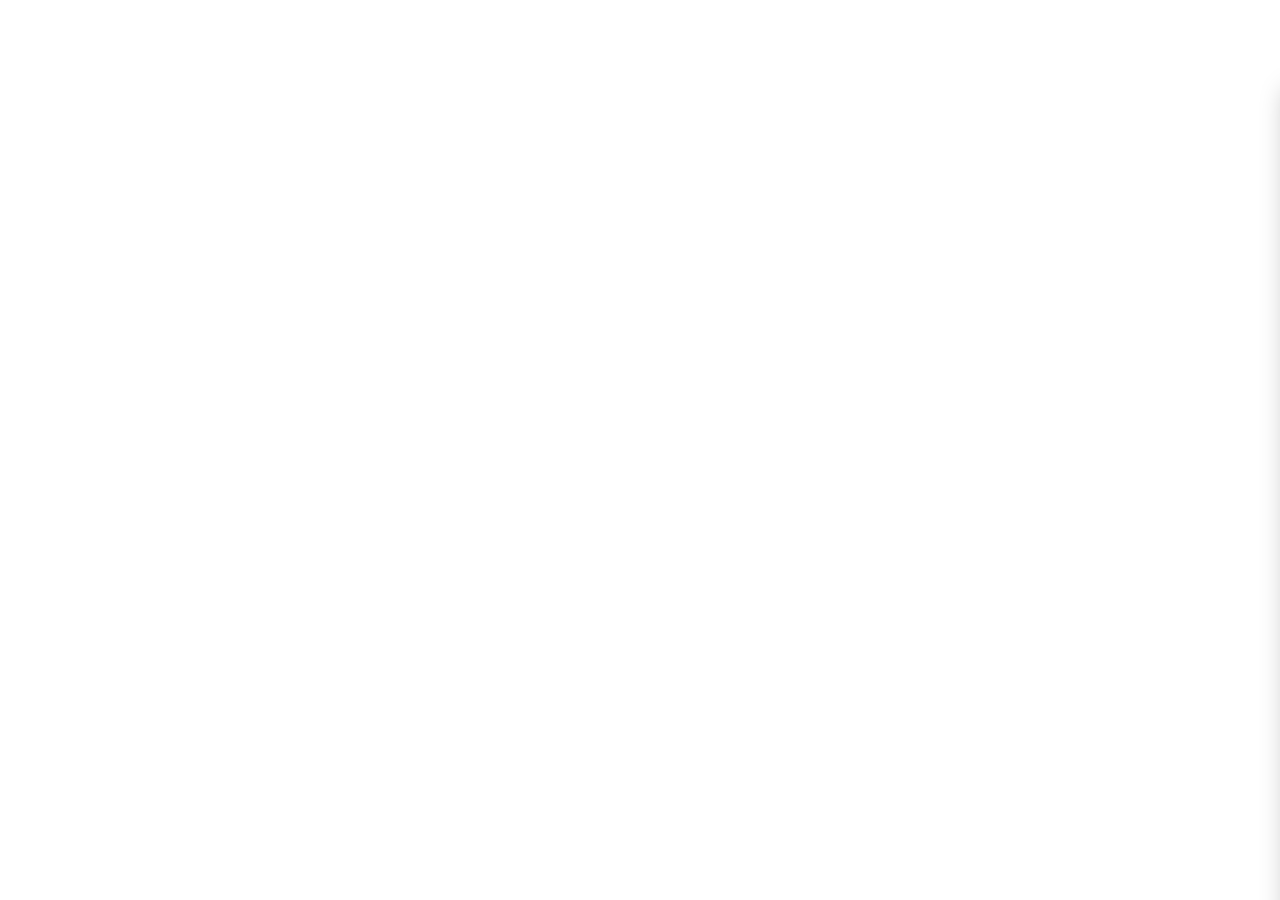
<file: cart.html>
<!DOCTYPE html>
<html lang="ru">
<head>
    <title>Document</title>
    <meta charset="UTF-8">
    <meta name="viewport" content="width=device-width, initial-scale=1.0">
    <!-- CSS -->
    <link rel="stylesheet" href="/assets/css/roboto.css"> <!-- Font Roboto -->
    <link rel="stylesheet" href="/assets/css/main.css">
</head>
<body>
    <div class="cart-orders">
        <div class="cart-orders__title">
            <span>Корзина</span>
            <span class="icon__cross"></span>
        </div>
        <div class="cart-orders__orders">
            <div class="cart-order">
                <img src="assets/img/temp.png" alt="image" class="cart-order__image">
                <div class="cart-order__details">
                    <div class="cart-order__title">
                        <span>Чёрная футболка Сней</span>
                        <span class="icon__cross"></span>
                    </div>
                    <div class="cart-order__price">1 990 РУБ.</div>
                    <div class="cart-order__size">
                        <span class="cart-order__size--0">Размер</span>
                        <span class="cart-order__size--1">M</span>
                    </div>
                    <div class="selector">
                        <div class="selector__current" option="1"></div>
                        <div class="selector__group">
                            <div class="selector__option">Анал бомжа</div>
                            <div class="selector__option"></div>
                            <div class="selector__option">123X</div>
                        </div>
                    </div>
                </div>
            </div>
            <div class="cart-order">
                <img src="assets/img/temp.png" alt="image" class="cart-order__image">
                <div class="cart-order__details">
                    <div class="cart-order__title">
                        <span>Чёрная футболка Сней</span>
                        <span class="icon__cross"></span>
                    </div>
                    <div class="cart-order__price">1 990 РУБ.</div>
                    <div class="cart-order__size">
                        <span class="cart-order__size--0">Размер</span>
                        <span class="cart-order__size--1">M</span>
                    </div>
                    <div class="selector">
                        <div class="selector__current" option="1"></div>
                        <div class="selector__group">
                            <div class="selector__option">Анал бомжа</div>
                            <div class="selector__option"></div>
                            <div class="selector__option">123X</div>
                        </div>
                    </div>
                </div>
            </div>
        </div>
        <div class="cart-submit">
            <div class="cart-submit__promocode">
                <input type="text" class="cart-submit__promocode--input" placeholder="Ваш промокод">
                <button class="cart-submit__promocode--button">Добавить</button>
            </div>
            <div class="cols">
                <div class="cols-coll">
                    <b>Стоимость заказа</b>
                    <span>3 990 РУБ.</span>
                </div>
                <div class="cols-coll">
                    <b>Стоимость доставки</b>
                    <span>350 РУБ.</span>
                </div>
                <div class="cols-coll cols-coll--emphasized">
                    <b>Итого к оплате</b>
                    <b>5 450 РУБ.</b>
                </div>
            </div>
            <button class="cart-submit__button">Оформить заказ</button>
        </div>
        <span class="cart-orders__empty">Ваша корзина пуста</span>
    </div>
</body>
</html>
</file>
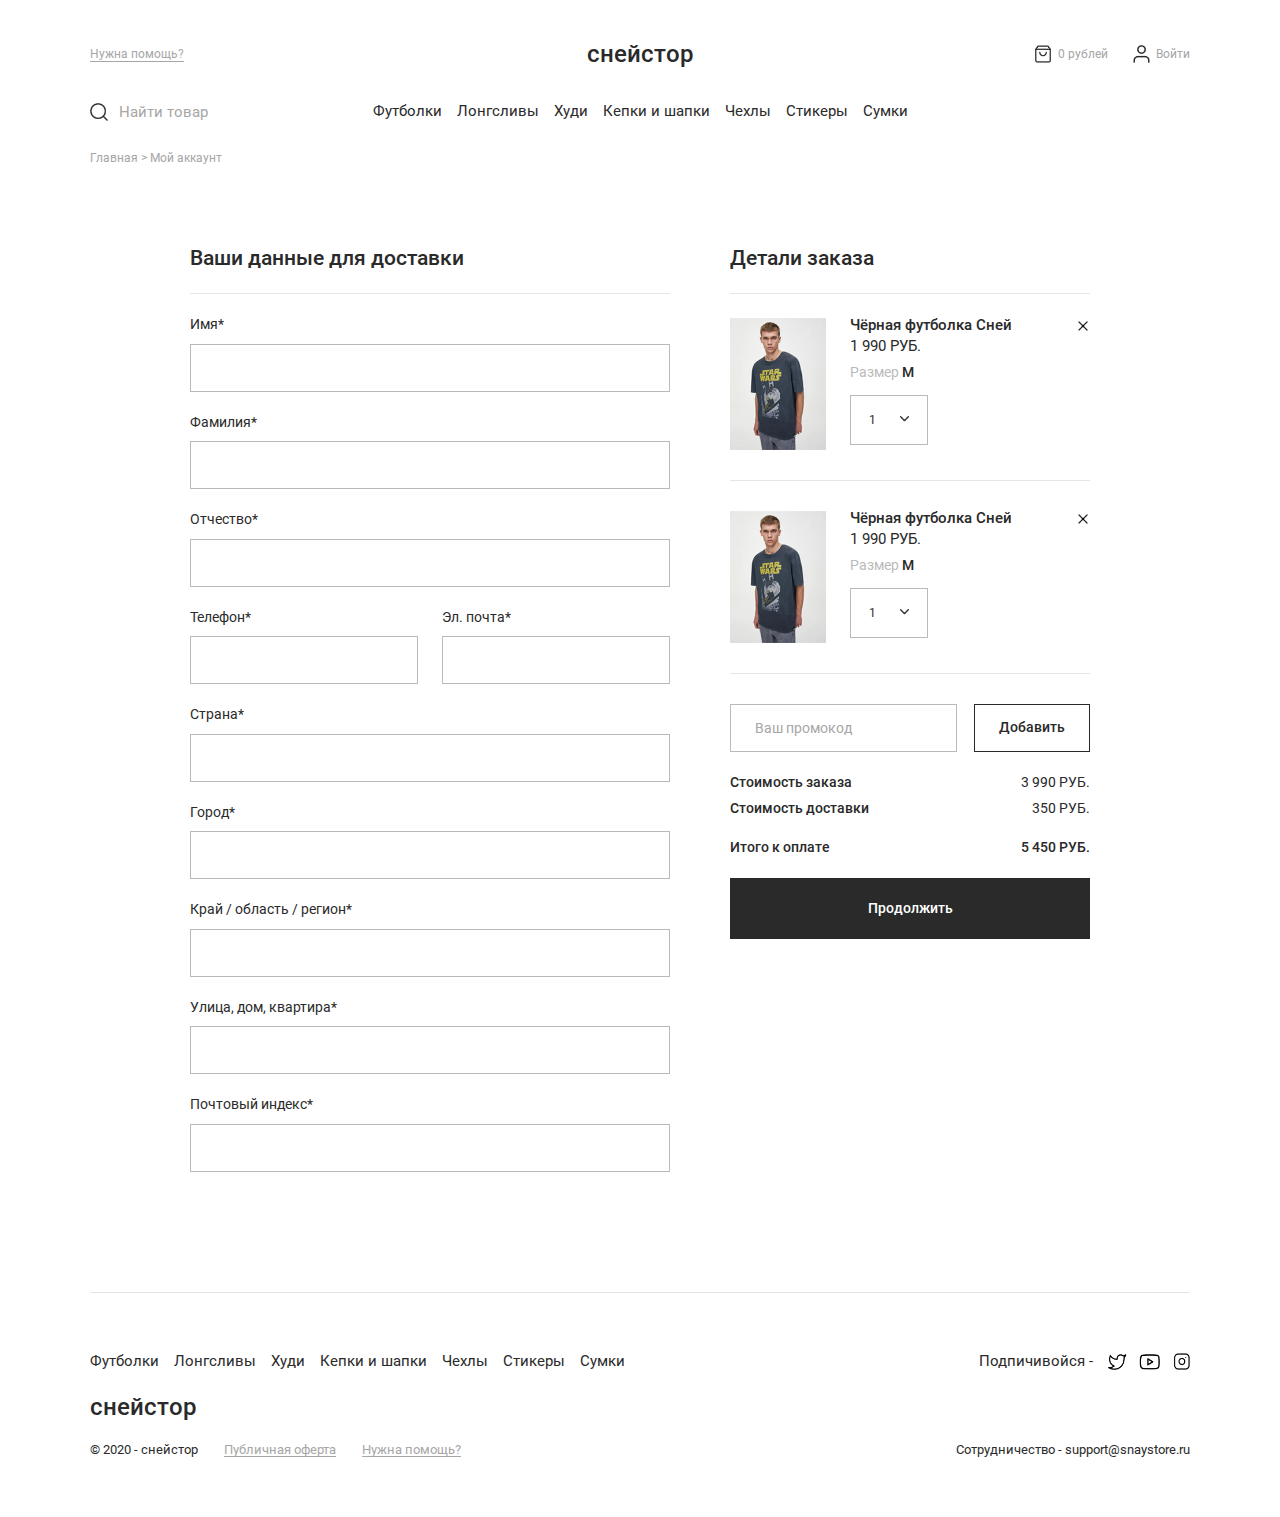
<file: ordering.html>
<!DOCTYPE html>
<html lang="ru">
<head>
    <title>Document</title>
    <meta charset="UTF-8">
    <meta name="viewport" content="width=device-width, initial-scale=1.0">
    <!-- CSS -->
    <link rel="stylesheet" href="/assets/css/roboto.css"> <!-- Font Roboto -->
    <link rel="stylesheet" href="/assets/css/main.css">
</head>
<body>
    <header>
        <div class="topbar">
            <div>
                <a href="#help">Нужна помощь?</a>
            </div>
            <div class="topbar__logo">снейстор</div>
            <div class="topbar__account">
                <div class="topbar-account__section">
                    <span class="icon__bag"></span>
                    <span class="topbar-account__section--text">
                        <span class="js-cart-value">0</span>
                        рублей
                    </span>
                    <a href="#cart" class="ghost"></a>
                </div>
                <div class="topbar-account__section">
                    <span class="icon__person"></span>
                    <span class="topbar-account__section--text">Войти</span>
                    <a href="#login" class="ghost"></a>
                </div>
            </div>
        </div>
        <div class="megabar">
            <div class="megabar-search">
                <span class="megabar-search__icon icon__loupe"></span>
                <input class="megabar-search__input" placeholder="Найти товар">
            </div>
            <div class="megabar-menu">
                <a href="#link" class="megabar-menu__link">Футболки</a>
                <a href="#link" class="megabar-menu__link">Лонгсливы</a>
                <a href="#link" class="megabar-menu__link">Худи</a>
                <a href="#link" class="megabar-menu__link">Кепки и шапки</a>
                <a href="#link" class="megabar-menu__link">Чехлы</a>
                <a href="#link" class="megabar-menu__link">Стикеры</a>
                <a href="#link" class="megabar-menu__link">Сумки</a>
            </div>
        </div>
    </header>
    <main>
        <div class="page-breadcrumbs">
            Главная > Мой аккаунт
        </div>
        <div class="page-part">
            <div class="page-part__container">
                <div class="page-ordering">
                    <div class="page-ordering__delivery">
                        <div class="page-ordering__title">Ваши данные для доставки</div>
                        <div class="page-ordering__content">
                            <div class="input-group">
                                <label for="[name]" class="input-group__label">Имя*</label>
                                <input type="text" class="input-group__field" required>
                            </div>
                            <div class="input-group">
                                <label for="[name]" class="input-group__label">Фамилия*</label>
                                <input type="text" class="input-group__field" required>
                            </div>
                            <div class="input-group">
                                <label for="[name]" class="input-group__label">Отчество*</label>
                                <input type="text" class="input-group__field" required>
                            </div>
                            <div class="input-row-groups">
                                <div class="input-group">
                                    <label for="[name]" class="input-group__label">Телефон*</label>
                                    <input type="text" class="input-group__field" required>
                                </div>
                                <div class="input-group">
                                    <label for="[name]" class="input-group__label">Эл. почта*</label>
                                    <input type="text" class="input-group__field" required>
                                </div>
                            </div>
                            <div class="input-group">
                                <label for="[name]" class="input-group__label">Страна*</label>
                                <input type="text" class="input-group__field" required>
                            </div>
                            <div class="input-group">
                                <label for="[name]" class="input-group__label">Город*</label>
                                <input type="text" class="input-group__field" required>
                            </div>
                            <div class="input-group">
                                <label for="[name]" class="input-group__label">Край / область / регион*</label>
                                <input type="text" class="input-group__field" required>
                            </div>
                            <div class="input-group">
                                <label for="[name]" class="input-group__label">Улица, дом, квартира*</label>
                                <input type="text" class="input-group__field" required>
                            </div>
                            <div class="input-group">
                                <label for="[name]" class="input-group__label">Почтовый индекс*</label>
                                <input type="text" class="input-group__field" required>
                            </div>
                        </div>
                    </div>
                    <div class="page-ordering__details">
                        <div class="page-ordering__title">Детали заказа</div>
                        <div class="cart-orders__orders">
                            <div class="cart-order">
                                <img src="assets/img/temp.png" alt="image" class="cart-order__image">
                                <div class="cart-order__details">
                                    <div class="cart-order__title">
                                        <span>Чёрная футболка Сней</span>
                                        <span class="icon__cross"></span>
                                    </div>
                                    <div class="cart-order__price">1 990 РУБ.</div>
                                    <div class="cart-order__size">
                                        <span class="cart-order__size--0">Размер</span>
                                        <span class="cart-order__size--1">M</span>
                                    </div>
                                    <div class="selector">
                                        <div class="selector__current" option="1"></div>
                                        <div class="selector__group">
                                            <div class="selector__option">Анал бомжа</div>
                                            <div class="selector__option"></div>
                                            <div class="selector__option">123X</div>
                                        </div>
                                    </div>
                                </div>
                            </div>
                            <div class="cart-order">
                                <img src="assets/img/temp.png" alt="image" class="cart-order__image">
                                <div class="cart-order__details">
                                    <div class="cart-order__title">
                                        <span>Чёрная футболка Сней</span>
                                        <span class="icon__cross"></span>
                                    </div>
                                    <div class="cart-order__price">1 990 РУБ.</div>
                                    <div class="cart-order__size">
                                        <span class="cart-order__size--0">Размер</span>
                                        <span class="cart-order__size--1">M</span>
                                    </div>
                                    <div class="selector">
                                        <div class="selector__current" option="1"></div>
                                        <div class="selector__group">
                                            <div class="selector__option">Анал бомжа</div>
                                            <div class="selector__option"></div>
                                            <div class="selector__option">123X</div>
                                        </div>
                                    </div>
                                </div>
                            </div>
                        </div>
                        <div class="cart-submit">
                            <div class="cart-submit__promocode">
                                <input type="text" class="cart-submit__promocode--input" placeholder="Ваш промокод">
                                <button class="cart-submit__promocode--button">Добавить</button>
                            </div>
                            <div class="cols">
                                <div class="cols-coll">
                                    <b>Стоимость заказа</b>
                                    <span>3 990 РУБ.</span>
                                </div>
                                <div class="cols-coll">
                                    <b>Стоимость доставки</b>
                                    <span>350 РУБ.</span>
                                </div>
                                <div class="cols-coll cols-coll--emphasized">
                                    <b>Итого к оплате</b>
                                    <b>5 450 РУБ.</b>
                                </div>
                            </div>
                            <button class="cart-submit__button">Продолжить</button>
                        </div>
                    </div>
                </div>
            </div>
        </div>
    </main>
    <footer>
        <div class="bottombar">
            <div class="bottombar-menu">
                <a href="#link" class="bottombar-menu__link">Футболки</a>
                <a href="#link" class="bottombar-menu__link">Лонгсливы</a>
                <a href="#link" class="bottombar-menu__link">Худи</a>
                <a href="#link" class="bottombar-menu__link">Кепки и шапки</a>
                <a href="#link" class="bottombar-menu__link">Чехлы</a>
                <a href="#link" class="bottombar-menu__link">Стикеры</a>
                <a href="#link" class="bottombar-menu__link">Сумки</a>
            </div>
            <div class="bottombar__social">
                <span class="bottombar__social--text">Подпичивойся - </span>
                <a href="#link" class="bottombar__social--network icon__twitter"></a>
                <a href="#link" class="bottombar__social--network icon__youtube"></a>
                <a href="#link" class="bottombar__social--network icon__instagram"></a>
            </div>
        </div>
        <div class="footer__logo">снейстор</div>
        <div class="footer__copyright">
            <span>&copy; 2020 - снейстор</span>
            <a href="#link">Публичная оферта</a>
            <a href="#link">Нужна помощь?</a>
            <span>Сотрудничество - support@snaystore.ru</span>
        </div>
    </footer>
</body>
</html>
</file>
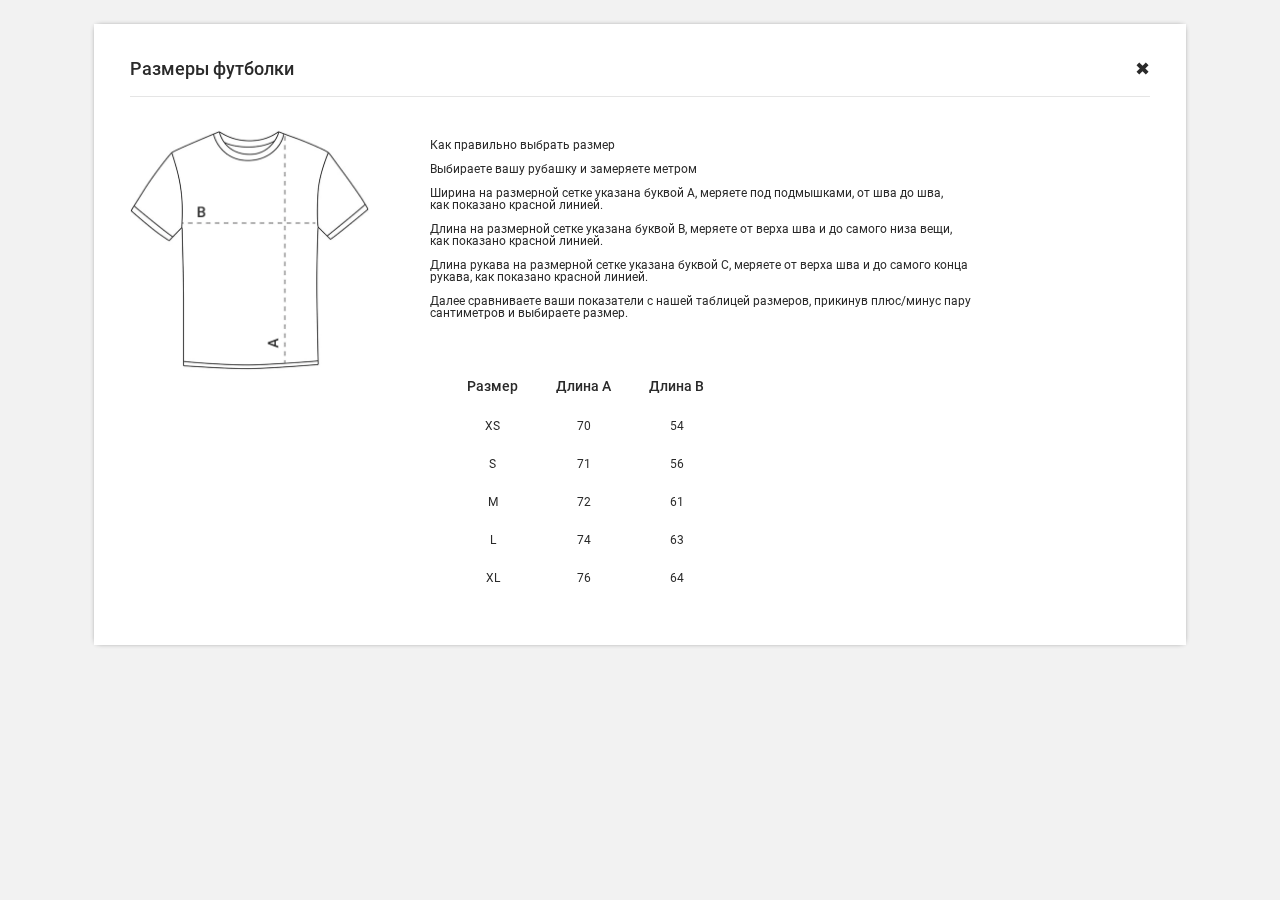
<file: popup.html>
<!DOCTYPE html>
<html lang="ru">
<head>
    <title>Document</title>
    <meta charset="UTF-8">
    <meta name="viewport" content="width=device-width, initial-scale=1.0">
    <!-- CSS -->
    <link rel="stylesheet" href="/assets/css/roboto.css"> <!-- Font Roboto -->
    <link rel="stylesheet" href="/assets/css/main.css">
</head>
<body>
    <div class="popup">
        <div class="popup__cover"></div>
        <div class="popup-window scale-in">
            <div class="popup-window__title">
                <span>Размеры футболки</span>
                <span class="popup-window__close">✖</span>
            </div>
            <div class="popup-window__content">
                <div class="shirt-sizing">
                    <img src="/assets/img/shirt.png" alt="" class="shirt-sizing__image">
                    <div class="shirt-sizing__container">
                        <p class="shirt-sizing__paragraph">
                            Как правильно выбрать размер
                            
                            Выбираете вашу рубашку и замеряете метром
                            
                            Ширина на размерной сетке указана буквой А, меряете под подмышками, от шва до шва,
                            как показано красной линией.
                            
                            Длина на размерной сетке указана буквой B, меряете от верха шва и до самого низа вещи,
                            как показано красной линией.
                            
                            Длина рукава на размерной сетке указана буквой С, меряете от верха шва и до самого конца
                            рукава, как показано красной линией.
                            
                            Далее сравниваете ваши показатели с нашей таблицей размеров, прикинув плюс/минус пару
                            сантиметров и выбираете размер.
                        </p>
                        <table class="shirt-sizing__table">
                            <tr>
                                <td>Размер</td>
                                <td>Длина A</td>
                                <td>Длина B</td>
                            </tr>
                            <tr>
                                <td>XS</td>
                                <td>70</td>
                                <td>54</td>
                            </tr>
                            <tr>
                                <td>S</td>
                                <td>71</td>
                                <td>56</td>
                            </tr>
                            <tr>
                                <td>M</td>
                                <td>72</td>
                                <td>61</td>
                            </tr>
                            <tr>
                                <td>L</td>
                                <td>74</td>
                                <td>63</td>
                            </tr>
                            <tr>
                                <td>XL</td>
                                <td>76</td>
                                <td>64</td>
                            </tr>
                        </table>
                    </div>
                </div>
            </div>
        </div>
    </div>
</body>
</html>
</file>
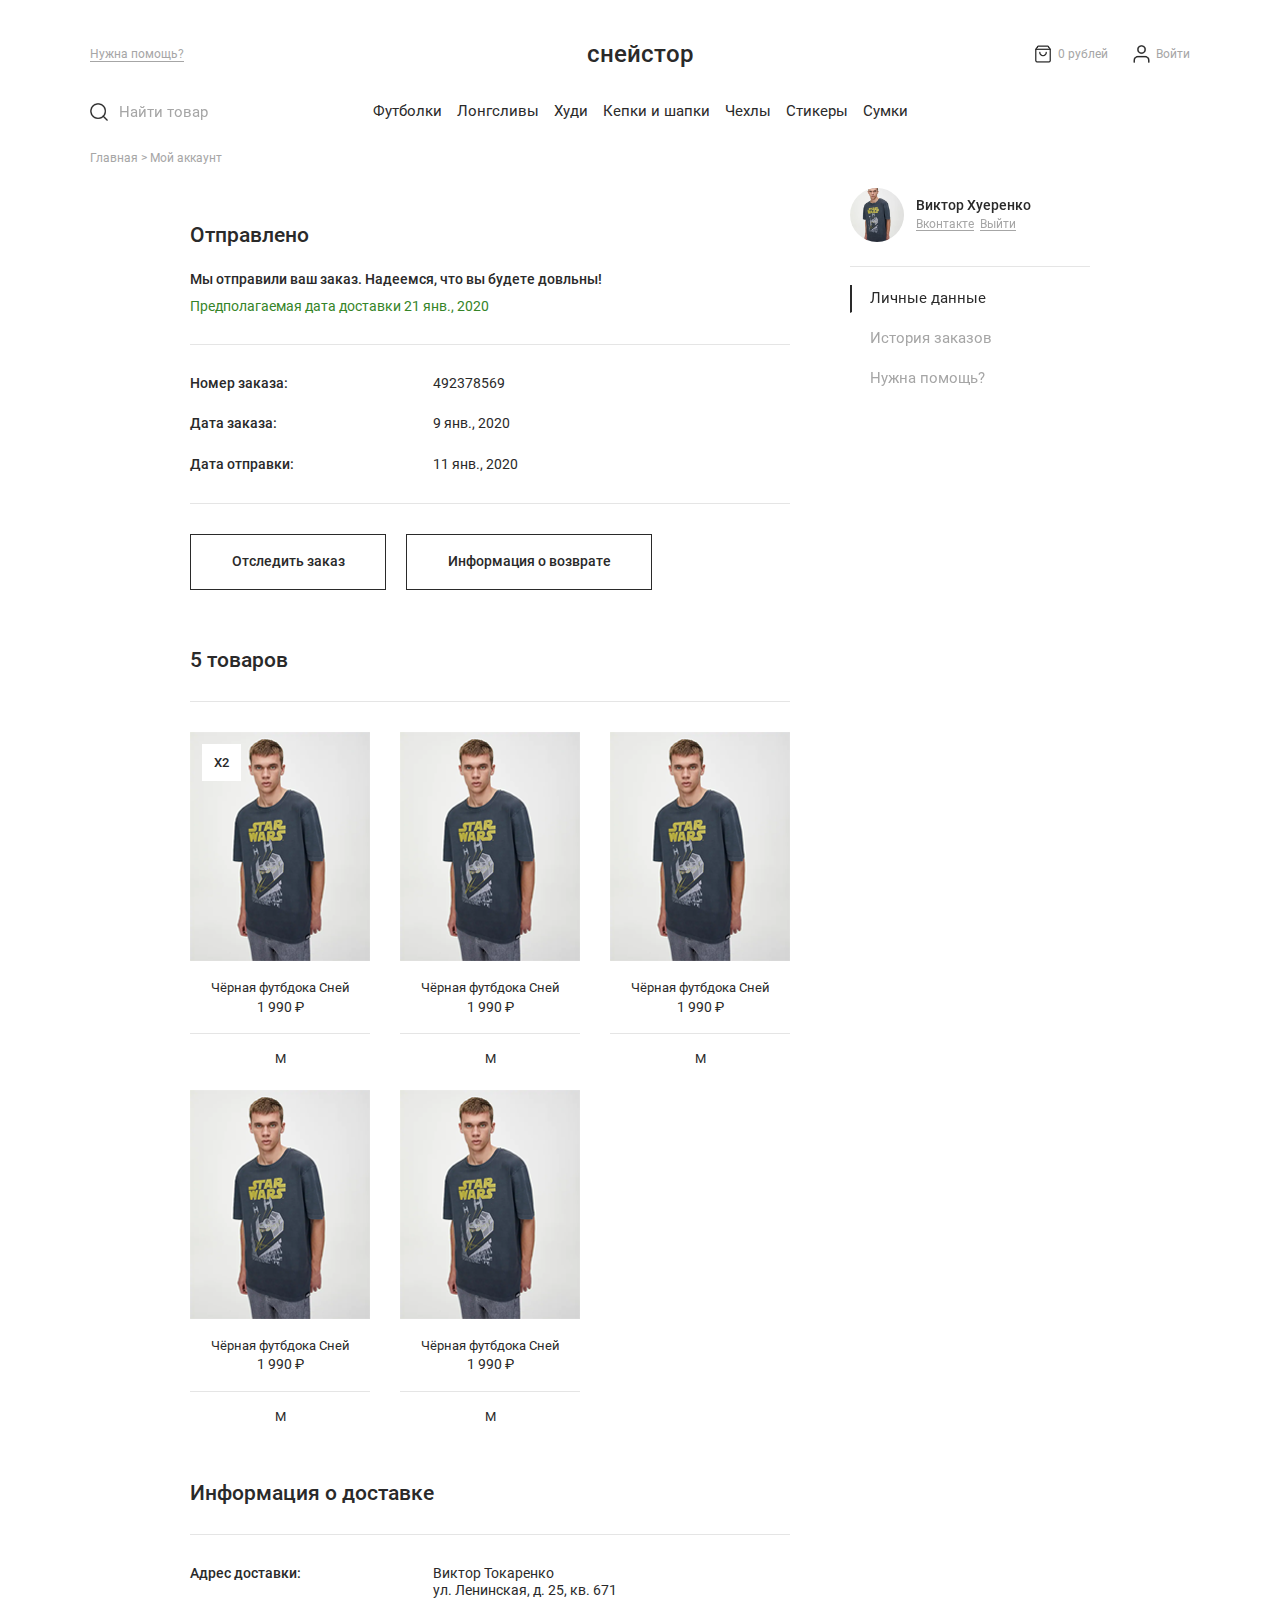
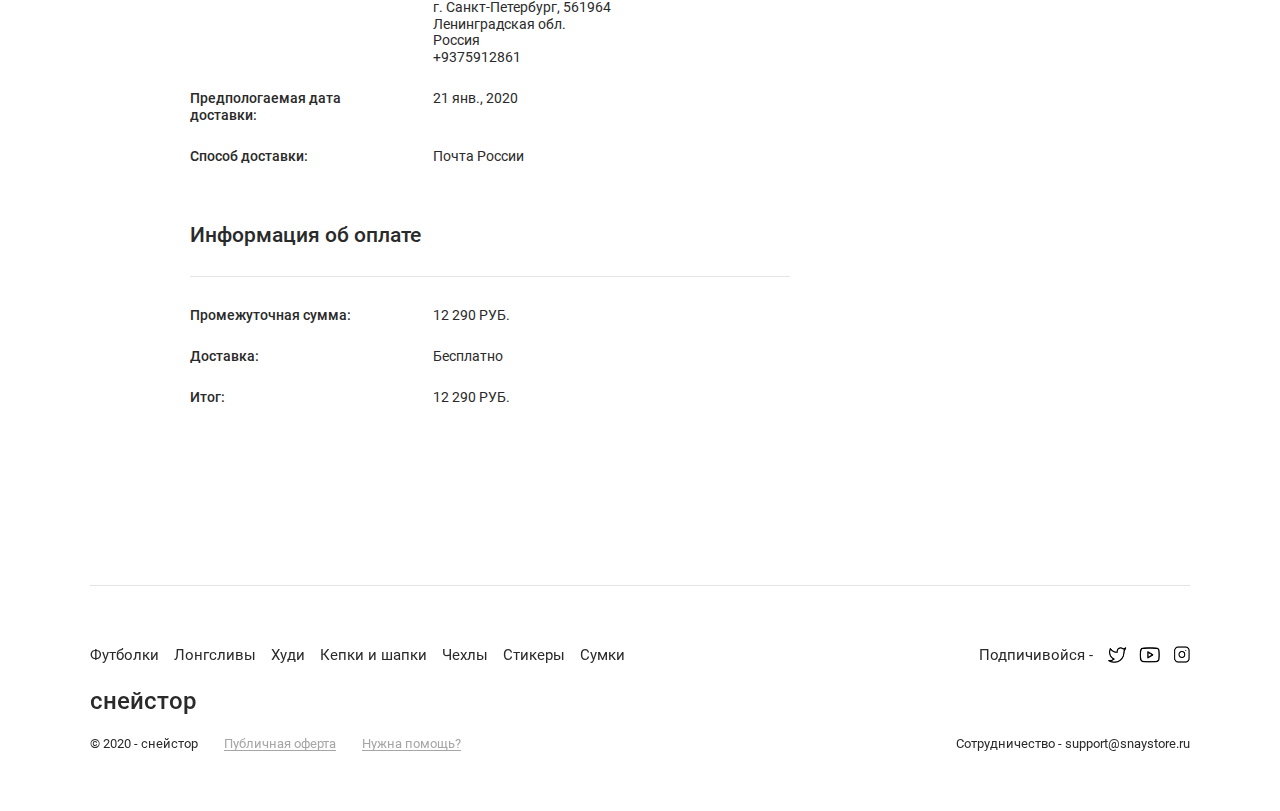
<file: profile.html>
<!DOCTYPE html>
<html lang="ru">
<head>
    <title>Document</title>
    <meta charset="UTF-8">
    <meta name="viewport" content="width=device-width, initial-scale=1.0">
    <!-- CSS -->
    <link rel="stylesheet" href="/assets/css/roboto.css"> <!-- Font Roboto -->
    <link rel="stylesheet" href="/assets/css/main.css">
</head>
<body>
    <header>
        <div class="topbar">
            <div>
                <a href="#help">Нужна помощь?</a>
            </div>
            <div class="topbar__logo">снейстор</div>
            <div class="topbar__account">
                <div class="topbar-account__section">
                    <span class="icon__bag"></span>
                    <span class="topbar-account__section--text">
                        <span class="js-cart-value">0</span>
                        рублей
                    </span>
                    <a href="#cart" class="ghost"></a>
                </div>
                <div class="topbar-account__section">
                    <span class="icon__person"></span>
                    <span class="topbar-account__section--text">Войти</span>
                    <a href="#login" class="ghost"></a>
                </div>
            </div>
        </div>
        <div class="megabar">
            <div class="megabar-search">
                <span class="megabar-search__icon icon__loupe"></span>
                <input class="megabar-search__input" placeholder="Найти товар">
            </div>
            <div class="megabar-menu">
                <a href="#link" class="megabar-menu__link">Футболки</a>
                <a href="#link" class="megabar-menu__link">Лонгсливы</a>
                <a href="#link" class="megabar-menu__link">Худи</a>
                <a href="#link" class="megabar-menu__link">Кепки и шапки</a>
                <a href="#link" class="megabar-menu__link">Чехлы</a>
                <a href="#link" class="megabar-menu__link">Стикеры</a>
                <a href="#link" class="megabar-menu__link">Сумки</a>
            </div>
            <div class="mobile-menu-trigger">
                <span class="icon__menu"></span>
            </div>
        </div>
    </header>
    <main>
        <div class="page-breadcrumbs">
            Главная > Мой аккаунт
        </div>
        <div class="page-part">
            <div class="page-part__container">
                <div class="page-profile">
                    <!-- Персональные данные -->
                    <div class="page-profile__container" hidden>
                        <div class="user-data">
                            <div class="user-data__title">Личные данные</div>
                            <div class="user-data__container">
                                <div class="input-group">
                                    <label for="[name]" class="input-group__label">Имя</label>
                                    <input type="text" class="input-group__field" required value="Виктор">
                                </div>
                                <div class="input-group">
                                    <label for="[name]" class="input-group__label">Фамилия</label>
                                    <input type="text" class="input-group__field" required value="Хуеренко">
                                </div>
                                <div class="input-group">
                                    <label for="[name]" class="input-group__label">Отчество</label>
                                    <input type="text" class="input-group__field" required value="Виктор">
                                </div>
                                <div class="input-group">
                                    <label for="[name]" class="input-group__label">Телефон</label>
                                    <input type="text" class="input-group__field" required value="+7 (937) 566-56-13">
                                </div>
                            </div>
                        </div>
                        <div class="user-data">
                            <div class="user-data__title">Адресс доставки</div>
                            <div class="user-data__container">
                                <div class="input-group">
                                    <label for="[name]" class="input-group__label">Страна</label>
                                    <input type="text" class="input-group__field" required value="Россия">
                                </div>
                                <div class="input-group">
                                    <label for="[name]" class="input-group__label">Город</label>
                                    <input type="text" class="input-group__field" required value="Санкт-Петербург">
                                </div>
                                <div class="input-group">
                                    <label for="[name]" class="input-group__label">Край / Область / Регион*</label>
                                    <input type="text" class="input-group__field" required value="Ленинградская">
                                </div>
                                <div class="input-group">
                                    <label for="[name]" class="input-group__label">Улица, дом, квартира*</label>
                                    <input type="text" class="input-group__field" required value="ул. Ленина, д. 25, кв. 192">
                                </div>
                                <div class="input-group">
                                    <label for="[name]" class="input-group__label">Почтовый индекс*</label>
                                    <input type="text" class="input-group__field" required value="435316">
                                </div>
                            </div>
                        </div>
                        <button class="user-data-submit">Сохранить информацию</button>
                    </div>
                    <!-- История заказов -->
                    <div class="page-profile__container" hidden>
                        <div class="page-profile__article">
                            <div class="page-profile__title">История заказов</div>
                            <!-- <div class="page-profile__summary">фыв</div> -->
                        </div>
                        <div class="orders-history">
                            <div class="orders-history__order">
                                <div class="orders-history-info">
                                    <div class="orders-history-info__col">
                                        <span class="orders-history-info__col--0">Возврат</span>
                                        <span class="orders-history-info__col--1">Похоже, что вы отменили данный заказ</span>
                                    </div>
                                    <div class="orders-history-info__col">
                                        <span class="orders-history-info__col--0">Заказ №</span>
                                        <span class="orders-history-info__col--1">492378569</span>
                                    </div>
                                    <div class="orders-history-info__col">
                                        <span class="orders-history-info__col--0">Дата отправки</span>
                                        <span class="orders-history-info__col--1">11 янв., 2020</span>
                                    </div>
                                </div>
                                <div class="orders-history-items">
                                    <div class="orders-history-items__images">
                                        <img src="/assets/img/temp.png" alt="image" class="orders-history-items__image">
                                        <img src="/assets/img/temp.png" alt="image" class="orders-history-items__image">
                                        <img src="/assets/img/temp.png" alt="image" class="orders-history-items__image">
                                        <img src="/assets/img/temp.png" alt="image" class="orders-history-items__image">
                                        <div class="orders-history-items__img-cover">
                                            <span class="orders-history-items__img-cover__text">+2</span>
                                        </div>
                                        <!-- Cover когда елементов больше 4 -->
                                    </div>
                                    <div class="orders-history-items__buttons">
                                        <button class="orders-history-items__button">Смотреть заказ</button>
                                        <button class="orders-history-items__button">Отследить заказ</button>
                                    </div>
                                </div>
                            </div>
                            <div class="orders-history__order">
                                <div class="orders-history-info">
                                    <div class="orders-history-info__col">
                                        <span class="orders-history-info__col--0">Отправлено!</span>
                                        <span class="orders-history-info__col--2">Предполагаемая дата доставки 21 янв., 2020</span>
                                        <!-- orders-history-info__col--2; цифра 2 значит зелёный цвет -->
                                    </div>
                                    <div class="orders-history-info__col">
                                        <span class="orders-history-info__col--0">Заказ №</span>
                                        <span class="orders-history-info__col--1">492378569</span>
                                    </div>
                                    <div class="orders-history-info__col">
                                        <span class="orders-history-info__col--0">Дата отправки</span>
                                        <span class="orders-history-info__col--1">11 янв., 2020</span>
                                    </div>
                                </div>
                                <div class="orders-history-items">
                                    <div class="orders-history-items__images">
                                        <img src="/assets/img/temp.png" alt="image" class="orders-history-items__image">
                                        <img src="/assets/img/temp.png" alt="image" class="orders-history-items__image">
                                        <img src="/assets/img/temp.png" alt="image" class="orders-history-items__image">
                                        <img src="/assets/img/temp.png" alt="image" class="orders-history-items__image">
                                        <div class="orders-history-items__img-cover">
                                            <span class="orders-history-items__img-cover__text">+2</span>
                                        </div>
                                    </div>
                                    <div class="orders-history-items__buttons">
                                        <button class="orders-history-items__button">Смотреть заказ</button>
                                        <button class="orders-history-items__button">Отследить заказ</button>
                                    </div>
                                </div>
                            </div>
                            <div class="orders-history__order">
                                <div class="orders-history-info">
                                    <div class="orders-history-info__col">
                                        <span class="orders-history-info__col--0">Отправлено!</span>
                                        <span class="orders-history-info__col--2">Предполагаемая дата доставки 21 янв., 2020</span>
                                        <!-- orders-history-info__col--2; цифра 2 значит зелёный цвет -->
                                    </div>
                                    <div class="orders-history-info__col">
                                        <span class="orders-history-info__col--0">Заказ №</span>
                                        <span class="orders-history-info__col--1">492378569</span>
                                    </div>
                                    <div class="orders-history-info__col">
                                        <span class="orders-history-info__col--0">Дата отправки</span>
                                        <span class="orders-history-info__col--1">11 янв., 2020</span>
                                    </div>
                                </div>
                                <div class="orders-history-items">
                                    <div class="orders-history-items__images">
                                        <img src="/assets/img/temp.png" alt="image" class="orders-history-items__image">
                                        <img src="/assets/img/temp.png" alt="image" class="orders-history-items__image">
                                        <img src="/assets/img/temp.png" alt="image" class="orders-history-items__image">
                                        <img src="/assets/img/temp.png" alt="image" class="orders-history-items__image">
                                        <div class="orders-history-items__img-cover">
                                            <span class="orders-history-items__img-cover__text">+2</span>
                                        </div>
                                    </div>
                                    <div class="orders-history-items__buttons">
                                        <button class="orders-history-items__button">Смотреть заказ</button>
                                        <button class="orders-history-items__button">Отследить заказ</button>
                                    </div>
                                </div>
                            </div>
                        </div>
                    </div>
                    <!-- Страница заказА -->
                    <div class="page-profile__container page-order">
                        <div class="page-order__content">
                            <div class="page-profile__article">
                                <div class="page-profile__title">Отправлено</div>
                                <div class="page-profile__summary">Мы отправили ваш заказ. Надеемся, что вы будете довльны!</div>
                                <div class="page-profile__green-text">Предполагаемая дата доставки 21 янв., 2020</div>
                            </div>
                            <div class="page-order__info cols">
                                <div class="cols-coll">
                                    <b>Номер заказа:</b>
                                    <span>492378569</span>
                                </div>
                                <div class="cols-coll">
                                    <b>Дата заказа:</b>
                                    <span>9 янв., 2020</span>
                                </div>
                                <div class="cols-coll">
                                    <b>Дата отправки:</b>
                                    <span>11 янв., 2020</span>
                                </div>
                            </div>
                            <div class="page-order__buttons">
                                <button class="page-order__button">Отследить заказ</button>
                                <button class="page-order__button">Информация о возврате</button>
                            </div>
                        </div>
                        <div class="page-order__content">
                            <div class="page-profile__article">
                                <div class="page-profile__title">5 товаров</div>
                            </div>
                            <div class="page-order__products">
                                <div class="product">
                                    <img src="/assets/img/temp.png" alt="product" class="product__background">
                                    <div class="product__title">Чёрная футбдока Сней</div>
                                    <div class="product__price">1 990 &#8381;</div>
                                    <div class="product__size">M</div>
                                    <div class="product__amount">X2</div>
                                    <a href="/order.html" class="ghost"></a>
                                </div>
                                <div class="product">
                                    <img src="/assets/img/temp.png" alt="product" class="product__background">
                                    <div class="product__title">Чёрная футбдока Сней</div>
                                    <div class="product__price">1 990 &#8381;</div>
                                    <div class="product__size">M</div>
                                    <a href="/order.html" class="ghost"></a>
                                </div>
                                <div class="product">
                                    <img src="/assets/img/temp.png" alt="product" class="product__background">
                                    <div class="product__title">Чёрная футбдока Сней</div>
                                    <div class="product__price">1 990 &#8381;</div>
                                    <div class="product__size">M</div>
                                    <a href="/order.html" class="ghost"></a>
                                </div>
                                <div class="product">
                                    <img src="/assets/img/temp.png" alt="product" class="product__background">
                                    <div class="product__title">Чёрная футбдока Сней</div>
                                    <div class="product__price">1 990 &#8381;</div>
                                    <div class="product__size">M</div>
                                    <a href="/order.html" class="ghost"></a>
                                </div>
                                <div class="product">
                                    <img src="/assets/img/temp.png" alt="product" class="product__background">
                                    <div class="product__title">Чёрная футбдока Сней</div>
                                    <div class="product__price">1 990 &#8381;</div>
                                    <div class="product__size">M</div>
                                    <a href="/order.html" class="ghost"></a>
                                </div>
                            </div>
                        </div>
                        <div class="page-order__content">
                            <div class="page-profile__article">
                                <div class="page-profile__title">Информация о доставке</div>
                            </div>
                            <div class="page-order__info cols">
                                <div class="cols-coll">
                                    <b>Адрес доставки:</b>
                                    <p>Виктор Токаренко
                                        ул. Ленинская, д. 25, кв. 671
                                        г. Санкт-Петербург, 561964
                                        Ленинградская обл.
                                        Россия
                                        +9375912861</p>
                                </div>
                                <div class="cols-coll">
                                    <b>Предпологаемая дата доставки:</b>
                                    <span>21 янв., 2020</span>
                                </div>
                                <div class="cols-coll">
                                    <b>Способ доставки:</b>
                                    <span>Почта России</span>
                                </div>
                            </div>
                        </div>
                        <div class="page-order__content">
                            <div class="page-profile__article">
                                <div class="page-profile__title">Информация об оплате</div>
                            </div>
                            <div class="page-order__info cols">
                                <div class="cols-coll">
                                    <b>Промежуточная сумма:</b>
                                    <span>12 290 РУБ.</span>
                                </div>
                                <div class="cols-coll">
                                    <b>Доставка:</b>
                                    <span>Бесплатно</span>
                                </div>
                                <div class="cols-coll">
                                    <b>Итог:</b>
                                    <span>12 290 РУБ.</span>
                                </div>
                            </div>
                        </div>
                    </div>
                    <div class="page-profile__sidebar">
                        <div class="page-profile-account">
                            <img src="/assets/img/temp.png" alt="avatar" class="page-profile-account__avatar">
                            <div class="page-profile-account__details">
                                <span class="page-profile-account__username">Виктор Хуеренко</span>
                                <div class="page-profile-account__links">
                                    <a href="#link">Вконтакте</a>
                                    <a href="#link">Выйти</a>
                                </div>
                            </div>
                        </div>
                        <div class="page-profile-menu">
                            <a href="#link" class="page-profile-menu__link page-profile-menu__link--active">Личные данные</a>
                            <a href="#link" class="page-profile-menu__link">История заказов</a>
                            <a href="#link" class="page-profile-menu__link">Нужна помощь?</a>
                        </div>
                    </div>
                </div>
            </div>
        </div>
    </main>
    <footer>
        <div class="bottombar">
            <div class="mobile-menu-trigger">
                <span class="icon__menu"></span>
            </div>
            <nav class="bottombar-menu">
                <a href="#link" class="bottombar-menu__link">Футболки</a>
                <a href="#link" class="bottombar-menu__link">Лонгсливы</a>
                <a href="#link" class="bottombar-menu__link">Худи</a>
                <a href="#link" class="bottombar-menu__link">Кепки и шапки</a>
                <a href="#link" class="bottombar-menu__link">Чехлы</a>
                <a href="#link" class="bottombar-menu__link">Стикеры</a>
                <a href="#link" class="bottombar-menu__link">Сумки</a>
            </nav>
            <div class="bottombar__social">
                <span class="bottombar__social--text">Подпичивойся - </span>
                <a href="#link" class="bottombar__social--network icon__twitter"></a>
                <a href="#link" class="bottombar__social--network icon__youtube"></a>
                <a href="#link" class="bottombar__social--network icon__instagram"></a>
            </div>
        </div>
        <div class="footer__logo">снейстор</div>
        <div class="footer__copyright">
            <span>&copy; 2020 - снейстор</span>
            <a href="#link">Публичная оферта</a>
            <a href="#link">Нужна помощь?</a>
            <span>Сотрудничество - support@snaystore.ru</span>
        </div>
    </footer>
</body>
</html>
</file>
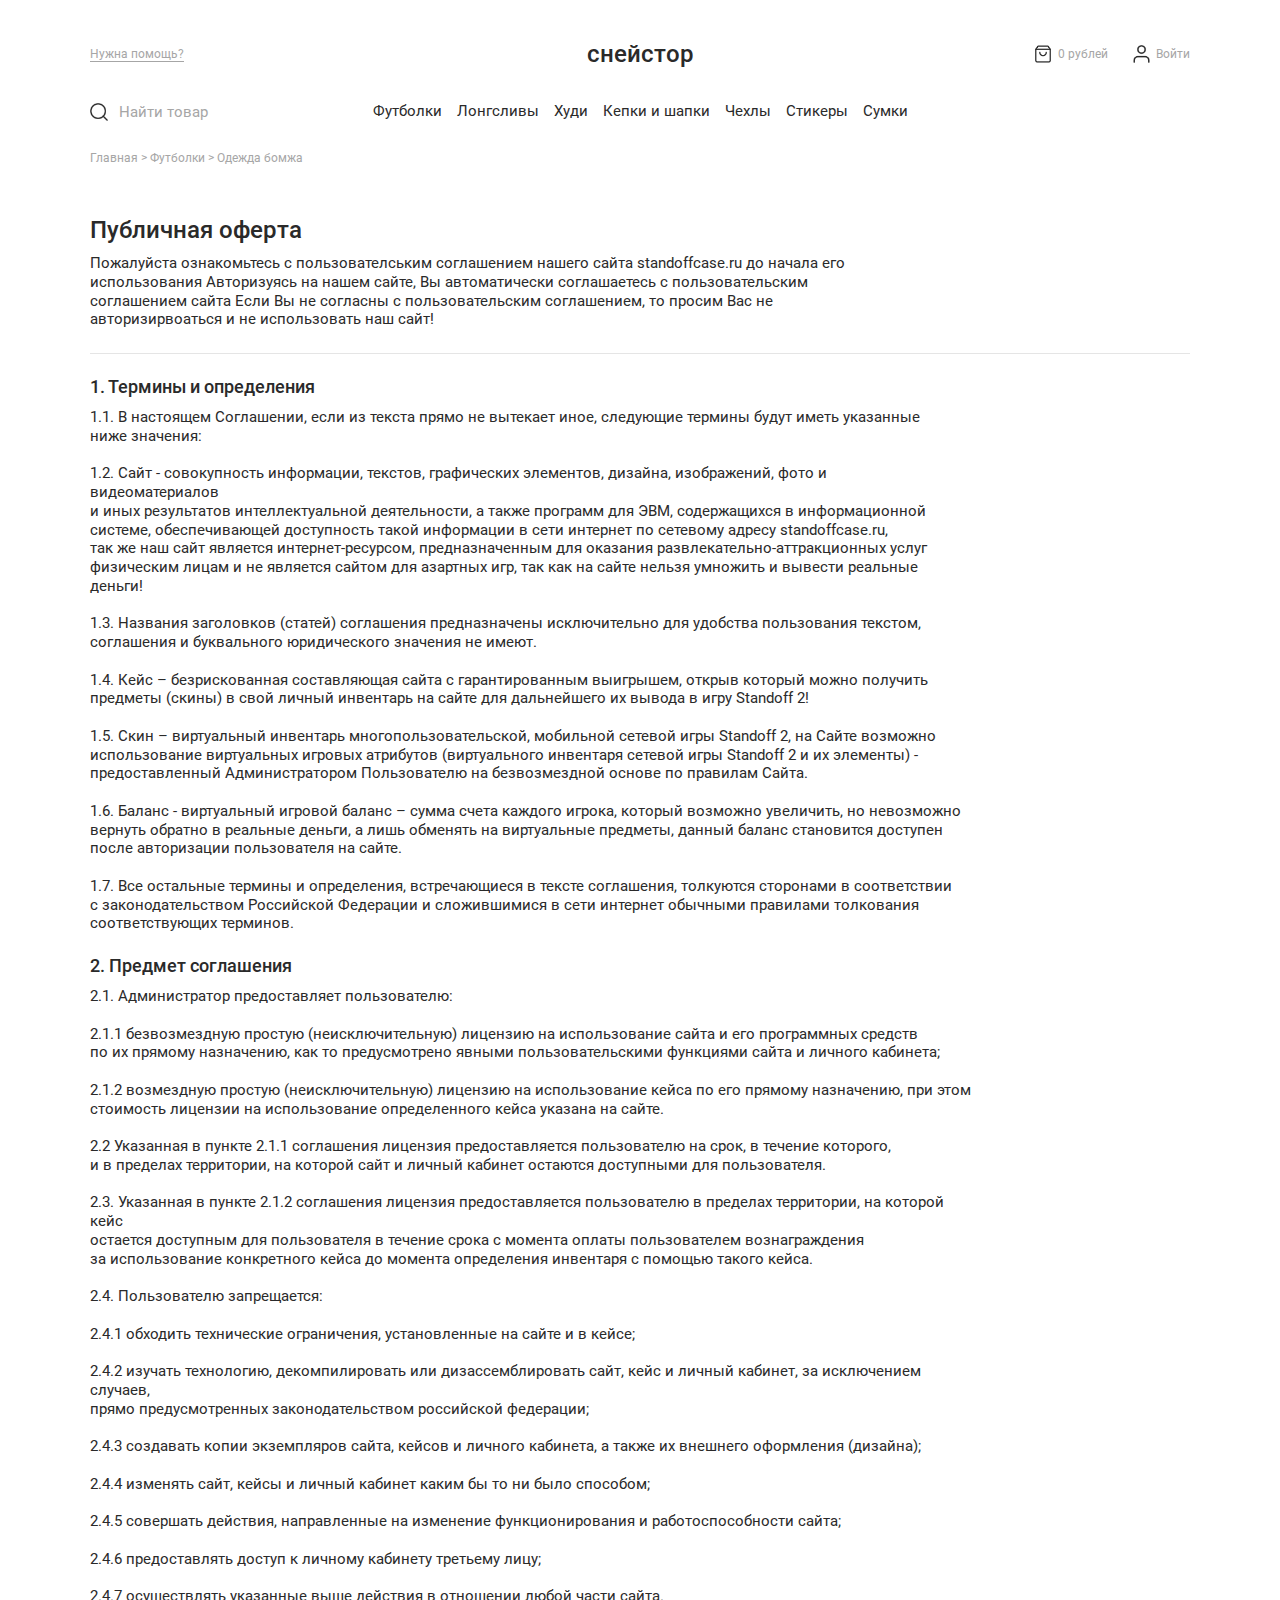
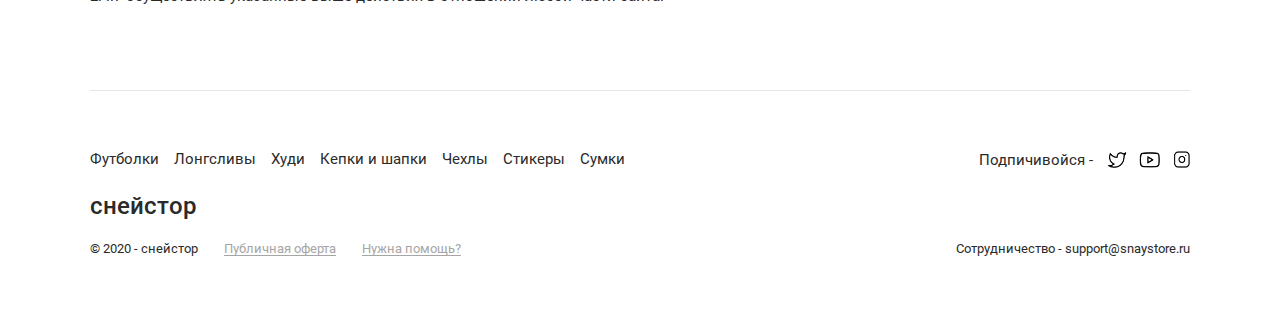
<file: terms.html>
<!DOCTYPE html>
<html lang="ru">
<head>
    <title>Document</title>
    <meta charset="UTF-8">
    <meta name="viewport" content="width=device-width, initial-scale=1.0">
    <!-- CSS -->
    <link rel="stylesheet" href="/assets/css/roboto.css"> <!-- Font Roboto -->
    <link rel="stylesheet" href="/assets/css/main.css">
</head>
<body>
    <header>
        <div class="topbar">
            <div>
                <a href="#help">Нужна помощь?</a>
            </div>
            <div class="topbar__logo">снейстор</div>
            <div class="topbar__account">
                <div class="topbar-account__section">
                    <span class="icon__bag"></span>
                    <span class="topbar-account__section--text">
                        <span class="js-cart-value">0</span>
                        рублей
                    </span>
                    <a href="#cart" class="ghost"></a>
                </div>
                <div class="topbar-account__section">
                    <span class="icon__person"></span>
                    <span class="topbar-account__section--text">Войти</span>
                    <a href="#login" class="ghost"></a>
                </div>
            </div>
        </div>
        <div class="megabar">
            <div class="megabar-search">
                <span class="megabar-search__icon icon__loupe"></span>
                <input class="megabar-search__input" placeholder="Найти товар">
            </div>
            <div class="megabar-menu">
                <a href="#link" class="megabar-menu__link">Футболки</a>
                <a href="#link" class="megabar-menu__link">Лонгсливы</a>
                <a href="#link" class="megabar-menu__link">Худи</a>
                <a href="#link" class="megabar-menu__link">Кепки и шапки</a>
                <a href="#link" class="megabar-menu__link">Чехлы</a>
                <a href="#link" class="megabar-menu__link">Стикеры</a>
                <a href="#link" class="megabar-menu__link">Сумки</a>
            </div>
        </div>
    </header>
    <main>
        <div class="page-breadcrumbs">
            Главная > Футболки > Одежда бомжа
        </div>
        <div class="page-part">
            <div class="page-container">
                <div class="terms">
                    <article>
                        <h2>Публичная оферта</h2>
                        <h5>Пожалуйста ознакомьтесь с пользователським соглашением нашего сайта standoffcase.ru до начала его
                            использования
                            Авторизуясь на нашем сайте, Вы автоматически соглашаетесь с пользовательским соглашением сайта Если Вы не
                            согласны
                            с пользовательским соглашением, то просим Вас не авторизирвоаться и не использовать наш сайт!</h5>
                    </article>
                    <h4>1. Термины и определения</h4>
                    <p>1.1. В настоящем Соглашении, если из текста прямо не вытекает иное, следующие термины будут иметь указанные
                        ниже значения:
                
                        1.2. Сайт - совокупность информации, текстов, графических элементов, дизайна, изображений, фото и
                        видеоматериалов
                        и иных результатов интеллектуальной деятельности, а также программ для ЭВМ, содержащихся в информационной
                        системе, обеспечивающей доступность такой информации в сети интернет по сетевому адресу standoffcase.ru,
                        так же наш сайт является интернет-ресурсом, предназначенным для оказания развлекательно-аттракционных услуг
                        физическим лицам и не является сайтом для азартных игр, так как на сайте нельзя умножить и вывести реальные
                        деньги!
                
                        1.3. Названия заголовков (статей) соглашения предназначены исключительно для удобства пользования текстом,
                        соглашения и буквального юридического значения не имеют.
                
                        1.4. Кейс – безрискованная составляющая сайта с гарантированным выигрышем, открыв который можно получить
                        предметы (скины) в свой личный инвентарь на сайте для дальнейшего их вывода в игру Standoff 2!
                
                        1.5. Скин – виртуальный инвентарь многопользовательской, мобильной сетевой игры Standoff 2, на Сайте возможно
                        использование виртуальных игровых атрибутов (виртуального инвентаря сетевой игры Standoff 2 и их элементы) -
                        предоставленный Администратором Пользователю на безвозмездной основе по правилам Сайта.
                
                        1.6. Баланс - виртуальный игровой баланс – сумма счета каждого игрока, который возможно увеличить, но невозможно
                        вернуть обратно в реальные деньги, а лишь обменять на виртуальные предметы, данный баланс становится доступен
                        после авторизации пользователя на сайте.
                
                        1.7. Все остальные термины и определения, встречающиеся в тексте соглашения, толкуются сторонами в соответствии
                        с законодательством Российской Федерации и сложившимися в сети интернет обычными правилами толкования
                        соответствующих терминов.
                    </p>
                    <h4>2. Предмет соглашения</h4>
                    <p>2.1. Администратор предоставляет пользователю:
                
                        2.1.1 безвозмездную простую (неисключительную) лицензию на использование сайта и его программных средств
                        по их прямому назначению, как то предусмотрено явными пользовательскими функциями сайта и личного кабинета;
                
                        2.1.2 возмездную простую (неисключительную) лицензию на использование кейса по его прямому назначению, при этом
                        стоимость лицензии на использование определенного кейса указана на сайте.
                
                        2.2 Указанная в пункте 2.1.1 соглашения лицензия предоставляется пользователю на срок, в течение которого,
                        и в пределах территории, на которой сайт и личный кабинет остаются доступными для пользователя.
                
                        2.3. Указанная в пункте 2.1.2 соглашения лицензия предоставляется пользователю в пределах территории, на которой
                        кейс
                        остается доступным для пользователя в течение срока с момента оплаты пользователем вознаграждения
                        за использование конкретного кейса до момента определения инвентаря с помощью такого кейса.
                
                        2.4. Пользователю запрещается:
                
                        2.4.1 обходить технические ограничения, установленные на сайте и в кейсе;
                
                        2.4.2 изучать технологию, декомпилировать или дизассемблировать сайт, кейс и личный кабинет, за исключением
                        случаев,
                        прямо предусмотренных законодательством российской федерации;
                
                        2.4.3 создавать копии экземпляров сайта, кейсов и личного кабинета, а также их внешнего оформления (дизайна);
                
                        2.4.4 изменять сайт, кейсы и личный кабинет каким бы то ни было способом;
                
                        2.4.5 совершать действия, направленные на изменение функционирования и работоспособности сайта;
                
                        2.4.6 предоставлять доступ к личному кабинету третьему лицу;
                
                        2.4.7 осуществлять указанные выше действия в отношении любой части сайта.
                    </p>
                </div>
            </div>
        </div>
    </main>
    <footer>
        <div class="bottombar">
            <div class="bottombar-menu">
                <a href="#link" class="bottombar-menu__link">Футболки</a>
                <a href="#link" class="bottombar-menu__link">Лонгсливы</a>
                <a href="#link" class="bottombar-menu__link">Худи</a>
                <a href="#link" class="bottombar-menu__link">Кепки и шапки</a>
                <a href="#link" class="bottombar-menu__link">Чехлы</a>
                <a href="#link" class="bottombar-menu__link">Стикеры</a>
                <a href="#link" class="bottombar-menu__link">Сумки</a>
            </div>
            <div class="bottombar__social">
                <span class="bottombar__social--text">Подпичивойся - </span>
                <a href="#link" class="bottombar__social--network icon__twitter"></a>
                <a href="#link" class="bottombar__social--network icon__youtube"></a>
                <a href="#link" class="bottombar__social--network icon__instagram"></a>
            </div>
        </div>
        <div class="footer__logo">снейстор</div>
        <div class="footer__copyright">
            <span>&copy; 2020 - снейстор</span>
            <a href="#link">Публичная оферта</a>
            <a href="#link">Нужна помощь?</a>
            <span>Сотрудничество - support@snaystore.ru</span>
        </div>
    </footer>
</body>
</html>
</file>
<file: assets/css/roboto.css>
@font-face {
    font-family: "Roboto";
    font-weight: 300;
    font-style: normal;
    src: url("fonts/Roboto/Roboto-Thin.ttf");
}

@font-face {
    font-family: "Roboto";
    font-weight: 400;
    font-style: normal;
    src: url("fonts/Roboto/Roboto-Regular.ttf");
}

@font-face {
    font-family: "Roboto";
    font-weight: 500;
    font-style: normal;
    src: url("fonts/Roboto/Roboto-Medium.ttf");
}

@font-face {
    font-family: "Roboto";
    font-weight: 600;
    font-style: normal;
    src: url("fonts/Roboto/Roboto-Bold.ttf");
}

@font-face {
    font-family: "Roboto";
    font-weight: 700;
    font-style: normal;
    src: url("fonts/Roboto/Roboto-Black.ttf");
}
</file>
<file: assets/css/main.css>
@keyframes scale-in {
    from {
        transform: scale(0.75);
        opacity: 0;
    }
    to {
        transform: scale(1);
        opacity: 1;
    }
}

@keyframes scale-out {
    from {
        transform: scale(1);
        opacity: 1;
    }
    to {
        transform: scale(0.75);
        opacity: 0;
    }
}

*, ::before, ::after {
    position: relative;
    box-sizing: border-box;
}

:root {
    /* Colours */
    --color-gray: #a6a6a6;
    --color-whiteGray: #a6a6a6;
    --color-whiterGray: #bababa;
    --color-dark: #2a2a2a;
    --color-orange: #ea6638;
    --color-green: #358428;
    --hrln: 1px solid rgba(0, 0, 0, 0.1);
}

html {
    font-size: 12px;
}

body {
    margin: 0 auto;
    max-width: 1600px;
    font-size: inherit;
    font-family: "Roboto", sans-serif;
    line-height: 1;
    color: var(--color-dark);
}

/*

body::-webkit-scrollbar {
    width: 0.35em;
}

body::-webkit-scrollbar-track {
    background: #26282d;
    border-radius: 10em;
}

body::-webkit-scrollbar-thumb {
    background: #696c72;
    border: 0.1em solid rgba(0, 0, 0, 0.25);
    border-radius: 10px;
}

*/

header {
    padding: 3.5em 7vw 2.5em;
}

main, footer {
    display: block;
    margin: 0 7vw 5em;
}

button, input {
    font: inherit;
    color: inherit;
    cursor: pointer;
    line-height: 1;
    background: unset;
    border: unset;
    outline: unset;
    appearance: unset;
}

input[type="text"] {
    cursor: text;
}

input::placeholder {
    color: var(--color-whiteGray);
}

input:focus::placeholder {
    color: transparent;
}

button:active {
    transform: scale(0.95);
}

strong {
    font-size: 1.1em;
}

a {
    color: var(--color-whiteGray);
    cursor: pointer;
    text-decoration: none;
    border-bottom: 1px solid;
}

a:hover {
    border-bottom-color: transparent;
}

a:active {
    color: var(--color-dark);
}

a.ghost {
    position: absolute;
    top: 0;
    left: 0;
    right: 0;
    bottom: 0;
    z-index: 12;
    border-bottom-color: transparent;
}

b {
    font-weight: 500;
}

p {
    margin: unset;
    white-space: pre-line;
}

h1, h2, h3, h4, h5 {
    margin: unset;
}

hr {
    display: block;
    height: 1px;
    margin: 2em 0;
    background: rgba(0, 0, 0, 0.1);
    border: unset;
}

.hidden {
    display: none !important;
}

[hidden] {
    visibility: hidden;
}

.marked {
    color: #ffc500;
}

/* Icons */

[class *="icon"] {
    display: inline-block;
    width: 1.5em;
    height: 1.5em;
    background: no-repeat center/contain;
    vertical-align: middle;
}

.icon__person {
    background-image: url(/assets/img/person.png);
}

.icon__bag {
    background-image: url(/assets/img/bag.png);
}

.icon__search {
    background-image: url(/assets/img/search.png);
}

.icon__chevron-left {
    background-image: url(/assets/img/chevron-left.png);
}

.icon__chevron-down {
    width: 0.75em;
    height: 0.75em;
    background-image: url("/assets/img/chevron-left.png");
    transform: rotate(-90deg);
}

.icon__loupe {
    background-image: url(/assets/img/search.png);
}

.icon__alert {
    background-image: url(/assets/img/alert.png);
}

.icon__truck {
    background-image: url(/assets/img/truck.png);
    margin-right: 0.5em;
}

.icon__menu {
    background-image: url(/assets/img/menu.png);
}

.icon__vk {
    background-image: url(/assets/img/icons/vk.png);
}

.icon__twitter {
    background-image: url(/assets/img/socials.png);
    background-position: 0 0;
}

.icon__youtube {
    background-image: url(/assets/img/socials.png);
    background-position: -1.75em 0;
}

.icon__instagram {
    background-image: url(/assets/img/socials.png);
    background-position: -3.5em 0;
}

.icon__cross {
    background-image: url("/assets/img/cross.png");
    background-size: 65%;
    width: 1em;
    height: 1em;
    cursor: pointer;
}

/* Tools */

.emphasize {
    color: var(--color-dark);
    text-decoration: underline;
}

.emphasize:hover {
    text-decoration: none;
}

.selector {
    display: inline-block;
}

.selector__current {
    display: flex;
    align-items: center;
    padding: 1.5rem;
    border: 1px solid var(--color-whiterGray);
    cursor: pointer;
}

.selector__current::before {
    content: attr(option);
    margin-right: 2em;
}

.selector__current::after {
    content: "";
    background: url("/assets/img/chevron-left.png") no-repeat center/contain;
    width: 0.75em;
    height: 0.75em;
    margin-left: auto;
    transform: rotate(-90deg);
}

.selector__group {
    display: none;
}

.cols {
    display: grid;
    row-gap: 1em;
}

.cols-coll {
    display: flex;
    justify-content: space-between;
    font-size: 1.125em;
}

.cols-coll--emphasized {
    margin-top: 1em;
}

.cols-coll> :first-child {
    margin-right: 3em;
}

/* Topbar */

.topbar {
    display: grid;
    grid-template-columns: repeat(3, 1fr);
    align-items: center;
    margin-bottom: 3em;
}

.topbar__help {
    /* flex: 1; */
}

/* Logo */

.topbar__logo {
    font-size: 2em;
    font-weight: 500;
    text-align: center;
}

/* Account */

.topbar__account {
    display: flex;
    align-items: center;
    justify-content: flex-end;
}

.topbar-account__section {
    display: flex;
    align-items: center;
}

.topbar-account__section:first-child {
    margin-right: 2em;
}

.topbar-account__section--text {
    margin-left: 0.5em;
    color: var(--color-whiteGray);
}

/* Megabar */

.megabar {
    display: flex;
    align-items: center;
}

/* Search */

.megabar-search {
    display: flex;
    align-items: center;
    z-index: 1;
}

.megabar-search__icon {
    margin-right: 0.75em;
    font-size: 1em;
}

.megabar-search__input {
    font-size: 1.25em;
    font-weight: 400;
    color: var(--color-whiteGray);
}

/* Menu */

.megabar-menu {
    position: absolute;
    display: flex;
    width: 100%;
    margin: auto;
    justify-content: center;
}

.megabar-menu__link {
    margin-left: 1em;
    color: var(--color-dark);
    font-size: 1.25em;
    border-bottom-color: transparent;
    transition: 0.125s linear opacity;
}

.megabar-menu__link:first-child {
    margin-left: unset;
}

.megabar-menu__link:hover, .megabar-menu__link--active {
    opacity: 0.75;
}

.page-breadcrumbs {
    color: var(--color-whiteGray);
}

.page-part {
    padding: 2em 0 5em;
    border-bottom: 1px solid rgba(0, 0, 0, 0.1);
}

.page-article {
    padding: 2em 0;
    /* border-bottom: 1px solid rgba(0, 0, 0, 0.1); */
}

.page-article__title {
    font-size: 1.75em;
    font-weight: 600;
}

.page-article__description {
    font-size: 1em;
    font-weight: 400;
    line-height: 1.25;
    margin-top: 1.5em;
    max-width: 35em;
}

.page-container {
    margin-top: 2.5em;
    /* margin-bottom: 10em; */
}

.products-table {
    display: grid;
    gap: 2em 3em;
    grid-template-columns: repeat(4, 1fr);
}

.product {
    width: 100%;
    height: auto;
}

.product__background {
    width: 100%;
    object-fit: cover;
    margin-bottom: 1.5em;
}

.product__title {
    text-align: center;
    margin-bottom: 0.5em;
    font-size: 1.1em;
}

.product__price {
    text-align: center;
    font-size: 1.2em;
}

.product-slider {
    display: none;
}

.product__size {
    padding-top: 1.5rem;
    margin-top: 1.5rem;
    border-top: var(--hrln);
    font-size: 1.1em;
    text-align: center;
}

.product__amount {
    position: absolute;
    top: 1rem;
    left: 1rem;
    padding: 1rem;
    background: white;
    font-size: 1.1em;
    font-weight: 500;
}

/* Product page */

.product-page {
    display: flex;
    /* justify-content: space-between; */
}

.product-images {
    display: flex;
}

.product-images__images {
    display: grid;
    align-content: baseline;
    margin-right: 2.5em;
    row-gap: 2em;
}

.product-images__images>img {
    width: 7em;
    height: 7em;
    border: 1px solid var(--color-orange);
    border-radius: 0.125em;
    object-fit: cover;
}

.product-images__main {
    width: 45vw;
    height: 43vw;
    background: rebeccapurple;
    border-radius: 0.25em;
}

.product-details {
    padding-top: 2.5em;
    margin-left: 2.5em;
    width: 100%;
}

.product-details__title {
    font-size: 1.75em;
    font-weight: 500;
}

.product-details__tag {
    margin-top: 1em;
    font-size: 1em;
    font-weight: 400;
    color: var(--color-whiterGray);
}

.product-price {
    display: flex;
    align-items: flex-end;
}

.product-price__old {
    font-size: 1.25em;
    font-weight: 400;
    color: var(--color-whiterGray);
}

.product-price__new {
    margin-left: 0.5em;
    font-size: 1.5em;
    font-weight: 500;
    color: var(--color-orange);
}

.product-price__discount {
    display: inline-block;
    padding: 0.5rem 0.625rem;
    margin-left: 1em;
    background: var(--color-orange);
    border-radius: 0.2em;
    font-size: 1.125em;
    font-weight: 300;
    color: white;
}

.product-details__text {
    /* display: flex; */
    /* align-items: center; */
    margin: 2em 0;
    line-height: 1.25;
}

.product-details__selector {
    display: block;
    margin-bottom: 1em;
}

.product-details__menu {
    display: grid;
    row-gap: 1em;
}

.product-details__add {
    padding: 1.75em;
    width: 100%;
    background: var(--color-dark);
    font-size: 1.125em;
    font-weight: 500;
    color: white;
}

.product-details__info {
    display: flex;
    align-items: center;
    justify-content: center;
    padding: 1.25em;
    margin-top: 0.5em;
    background: rgba(0, 0, 0, 0.1);
}

.product-details__info>span:first-child {
    margin-right: 0.5em
}

/* Cart */

.cart-orders {
    position: fixed;
    top: 0;
    right: 0;
    width: 35em;
    height: 100vh;
    overflow: auto;
    background: white;
    box-shadow: -2em 5em 2em -2.5em rgba(0, 0, 0, 0.25);
    transform: translateX(100%);
    transition: 0.4s ease transform;
    z-index: 2;
}

.cart-orders--show {
    transform: translateX(0);
}

.cart-orders__title {
    display: flex;
    justify-content: space-between;
    padding: 3rem 2.5rem;
    border-bottom: 1px solid rgba(0, 0, 0, 0.1);
    font-size: 1.75em;
    font-weight: 500;
}

.cart-orders__orders {
    display: grid;
    row-gap: 2.5em;
    padding: 0 2.5em;
    margin-top: 3em;
}

.cart-order {
    display: flex;
    padding-bottom: 2.5em;
    border-bottom: 1px solid rgba(0, 0, 0, 0.1);
}

.cart-order__image {
    width: 8em;
    height: 11em;
    object-fit: cover;
}

.cart-order__details {
    flex: 1;
    margin-left: 2em;
}

.cart-order__title {
    display: flex;
    justify-content: space-between;
    font-size: 1.25em;
    font-weight: 500;
}

.cart-order__price {
    font-size: 1.25em;
    margin-top: 0.5rem;
}

.cart-order__size {
    font-size: 1.125em;
    margin: 1rem 0 1.25rem;
}

.cart-order__size--0 {
    color: var(--color-whiterGray);
}

.cart-order__size--1 {
    font-weight: 500;
}

.cart-order__details .selector {
    margin: auto;
}

.cart-submit {
    padding: 2.5em;
}

.cart-submit__promocode {
    display: flex;
    margin-bottom: 2em;
}

.cart-submit__promocode--input {
    padding: 1.25rem 2rem;
    font-size: 1.125em;
    border: 1px solid var(--color-whiterGray);
}

.cart-submit__promocode--button {
    font-size: 1.125em;
    font-weight: 500;
    padding: 1.25rem 2rem;
    margin-left: auto;
    border: 1px solid var(--color-dark);
    transition: 0.125s linear background-color, 0.125s linear color;
}

.cart-submit__promocode--button:hover {
    background: var(--color-dark);
    color: white;
}

.cart-submit__button {
    padding: 1.75em;
    margin-top: 2rem;
    width: 100%;
    background: var(--color-dark);
    font-size: 1.125em;
    font-weight: 500;
    color: white;
}

.cart-orders__empty {
    display: block;
    margin-top: 5em;
    font-size: 1.25em;
    text-align: center;
}

/* Popup */

.popup, .popup__cover {
    position: fixed;
    top: 0;
    left: 0;
    right: 0;
    bottom: 0;
    width: 100vw;
    height: 100vh;
    overflow: auto;
    z-index: 26;
}

.popup {
    display: flex;
    align-items: center;
    justify-content: center;
}

.popup__cover {
    background: rgba(0, 0, 0, 0.05);
    cursor: pointer;
}

.popup-window {
    position: absolute;
    top: 0;
    width: calc(75em + 15vw);
    padding: 3em;
    margin: 2em 0;
    background: white;
    box-shadow: 0 0 0.5em -0.25em;
    opacity: 0;
    transform: scale(0.5);
    z-index: 26;
}

.popup-window__article {
    display: grid;
    text-align: center;
}

.popup-window__title {
    display: flex;
    padding-bottom: 1em;
    border-bottom: 1px solid rgba(0, 0, 0, 0.1);
    font-size: 1.5em;
    font-weight: 500;
}

.popup-window__summary {
    margin-top: 1em;
    line-height: 1.25;
    font-weight: 600;
    font-style: italic;
    text-transform: uppercase;
}

.popup-window__close {
    margin-left: auto;
}

.scale-out {
    transform: scale(0.75);
    opacity: 0;
    animation: 0.175s scale-out;
    z-index: 25;
}

.scale-in {
    transform: scale(1);
    opacity: 1;
    animation: .175s scale-in;
    z-index: 26;
}

/* Shirt */

.shirt-sizing {
    display: flex;
    align-items: flex-start;
    margin-top: 2.5em;
}

.shirt-sizing__image {
    width: 20em;
}

.shirt-sizing__container {
    margin-left: 5em;
}

.shirt-sizing__paragraph {
    white-space: pre-line;
    margin: 0;
}

.shirt-sizing__table {
    border-spacing: 3em 2em;
    margin-top: 3em;
}

.shirt-sizing__table td {
    text-align: center;
}

.shirt-sizing__table tr:first-child td {
    font-size: 1.125em;
    font-weight: 500;
}

/* Profile */

.page-profile {
    display: flex;
    align-items: baseline;
    justify-content: center;
    margin-bottom: 5em;
}

.page-profile__sidebar {
    position: sticky;
    top: 5em;
    min-width: 20em;
}

.page-profile-account {
    display: flex;
    align-items: center;
    margin-bottom: 2em;
}

.page-profile-account__avatar {
    width: 4.5em;
    height: 4.5em;
    object-fit: cover;
    border-radius: 100%;
}

.page-profile-account__details {
    display: grid;
    row-gap: 0.5em;
    margin-left: 1em;
}

.page-profile-account__username {
    font-size: 1.125em;
    font-weight: 500;
}

.page-profile-account__links {
    display: flex;
}

.page-profile-account__links>a {
    margin-right: 0.5em;
}

.page-profile-menu {
    display: grid;
    row-gap: 1em;
    padding-top: 1.5em;
    border-top: 1px solid rgba(0, 0, 0, 0.1);
}

.page-profile-menu__link {
    padding: 0.5rem 1.5rem;
    border-left: 2px solid transparent;
    border-bottom-color: transparent;
    font-size: 1.25em;
}

.page-profile-menu__link:hover {
    color: var(--color-dark);
}

.page-profile-menu__link--active {
    color: var(--color-dark);
    border-left-color: var(--color-dark);
}

.page-profile__container {
    margin-right: 5em;
}

/* User data */

.user-data {
    margin-bottom: 3.5em;
}

.user-data__container {
    display: grid;
    gap: 1.5em;
    grid-template-columns: repeat(3, 1fr);
    margin-top: 2em;
}

.page-profile__article {
    margin-bottom: 2.5em;
}

.page-profile__title {
    font-size: 1.75em;
    font-weight: 500;
}

.page-profile__summary {
    font-size: 1.125em;
    font-weight: 500;
    margin-top: 2em;
}

.user-data__title {
    font-size: 1.5em;
    font-weight: 500;
}

.input-group {
    display: grid;
    align-content: stretch;
    justify-content: stretch;
    justify-items: stretch;
    row-gap: 1em;
}

.input-group__label {
    font-size: 1.125em;
}

.input-group__field {
    /* display: block; */
    /* width: 17.5rem; */
    padding: 1.25rem 1.5rem;
    border: 1px solid var(--color-whiterGray);
    font-size: 1.125em;
}

.input-group__field:valid {
    border-color: var(--color-green);
}

.input-row-groups {
    display: flex;
    justify-content: space-between;
}

.input-row-groups>* {
    flex: 1;
    margin-left: 2em;
}

.input-row-groups> :first-child {
    margin: unset;
}

.user-data-submit {
    padding: 1.75em 5em;
    background: var(--color-dark);
    font-size: 1.125em;
    font-weight: 500;
    color: white;
}

/* Orders history */

.orders-history {
    display: grid;
    row-gap: 5em;
    min-width: 40em;
}

.orders-history__order {
    display: grid;
    row-gap: 3em;
}

.orders-history-info {
    display: flex;
    justify-content: space-between;
}

.orders-history-info__col {
    display: grid;
    row-gap: 0.5em;
}

.orders-history-info__col--0 {
    font-size: 1.125em;
    font-weight: 500;
}

.orders-history-info__col--1 {
    font-size: 1.125em;
}

.orders-history-info__col--2 {
    font-size: 1.125em;
    color: var(--color-green)
}

.orders-history-items {
    display: flex;
    padding-top: 2.5em;
    border-top: var(--hrln);
}

.orders-history-items__images {
    display: flex;
}

.orders-history-items__image {
    width: 8em;
    margin-left: 1.5em;
}

.orders-history-items__image:first-child {
    margin: unset;
}

.orders-history-items__buttons {
    display: grid;
    /* row-gap: 1em; */
    align-content: space-between;
    margin-left: 1.5em;
}

.orders-history-items__button {
    padding: 1.5em 3em;
    background: white;
    border: 1px solid;
    font-size: 1.125em;
    font-weight: 500;
    color: var(--color-dark);
    /* transition: .125s linear background-color, .125s linear color; */
}

.orders-history-items__button:hover {
    background: var(--color-dark);
    color: white;
}

.orders-history-items__img-cover {
    position: absolute;
    right: 0;
    display: flex;
    width: 8em;
    height: 100%;
    background: rgba(42, 42, 42, 0.7);
    cursor: pointer;
}

.orders-history-items__img-cover:active {
    background: rgba(42, 42, 42, 0.8);
}

.orders-history-items__img-cover__text {
    margin: auto;
    color: white;
    font-size: 2.25em;
}

/* Order page */

.page-order {}

.page-order .page-profile__article {
    padding-bottom: 2.5em;
    border-bottom: var(--hrln);
}

.page-order__content {
    margin-bottom: 5em;
}

.page-profile__green-text {
    font-size: 1.125em;
    color: var(--color-green);
    margin-top: 1em;
}

.page-order__info {
    display: inline-grid;
    row-gap: 2em;
}

.page-order__info .cols-coll>* {
    width: 15em;
    line-height: 1.25;
}

.page-order__products {
    display: grid;
    gap: 2em 2.5em;
    grid-template-columns: repeat(3, 1fr);
}

.page-order__buttons {
    display: flex;
    padding-top: 2.5em;
    margin-top: 2.5em;
    border-top: var(--hrln);
}

.page-order__button {
    padding: 1.5em 3em;
    margin-left: 1.5em;
    background: white;
    border: 1px solid;
    font-size: 1.125em;
    font-weight: 500;
    color: var(--color-dark);
}

.page-order__button:first-child {
    margin: 0;
}

.page-order__button:hover {
    background: var(--color-dark);
    color: white;
}

/* Ordering page */

.page-ordering {
    display: flex;
    justify-content: center;
    margin: 5em 0;
}

.page-ordering__title {
    padding-bottom: 2rem;
    margin-bottom: 2rem;
    border-bottom: var(--hrln);
    font-size: 1.75em;
    font-weight: 500;
}

.page-ordering__content {
    display: grid;
    row-gap: 2em;
}

.page-ordering__delivery {
    width: 40em;
    margin-right: 5em;
}

.page-ordering__details {
    width: 30em;
}

.page-ordering__details .cart-orders__orders, .page-ordering__details .cart-submit {
    padding: 0;
    margin: 0;
}

.page-ordering__details .cart-submit {
    margin-top: 2.5em;
}

/* Terms */

.terms {}

.terms>p {
    font-size: 1.25em;
    margin-bottom: 2rem;
    line-height: 1.25;
}

.terms>h4 {
    font-size: calc(1.25em + 3px);
    font-weight: 500;
    margin-bottom: 1rem;
}

article {
    padding-bottom: 2em;
    margin-bottom: 2em;
    border-bottom: var(--hrln);
}

article>h2 {
    font-size: 2em;
    font-weight: 500;
    margin-bottom: 1rem;
}

article>h5 {
    font-size: 1.25em;
    font-weight: 400;
    line-height: 1.25;
    max-width: 69%;
}

/* Footer */

.bottombar {
    display: flex;
    align-items: center;
}

.bottombar-menu {
    display: flex;
}

.bottombar-menu__link {
    margin-left: 1em;
    font-size: 1.25em;
    color: var(--color-dark);
    border-bottom-color: transparent;
    text-decoration: none;
}

.bottombar-menu__link:first-child {
    margin: unset;
}

.bottombar-menu__link:hover, .bottombar-menu__link--active {
    opacity: 0.75;
}

.bottombar__social {
    display: flex;
    align-items: center;
    margin-left: auto;
    font-size: 1.25em;
}

.bottombar__social--network {
    height: 1.25em;
    margin-left: 0.5em;
    background-size: 5em;
    border-bottom-color: transparent;
}

.bottombar__social--text {
    margin-right: 0.5em;
}

.footer__logo {
    font-size: 2em;
    font-weight: 500;
    margin: 1em 0;
}

.footer__copyright {
    display: flex;
    flex-wrap: wrap;
    font-size: 1.1em;
}

.footer__copyright>span:last-child {
    flex: 1;
    text-align: right;
}

.footer__copyright>a {
    margin-left: 2em;
}

/* Mobile menu */

.mobile-menu {
    position: fixed;
    top: 0;
    right: 0;
    width: 35em;
    height: 100vh;
    overflow: auto;
    background: white;
    box-shadow: -2em 5em 2em -2.5em rgba(0, 0, 0, 0.25);
    transform: translateX(100%);
    transition: 0.4s ease transform;
    z-index: 2;
}

.mobile-menu--show {
    transform: translateX(0);
}

.mobile-menu__title {
    display: flex;
    justify-content: space-between;
    padding: 3rem 2.5rem;
    border-bottom: 1px solid rgba(0, 0, 0, 0.1);
    font-size: 1.75em;
    font-weight: 500;
}

.mobile-menu__menu {
    display: grid;
    padding: 2.5em;
}

.mobile-menu__link {
    padding: 2rem 1rem;
    border-bottom-color: transparent;
    font-size: 1.25em;
    font-weight: 500;
    color: var(--color-dark);
    text-transform: uppercase;
}

.mobile-menu__link--active {
    color: var(--color-whiteGray);
}

.mobile-menu-trigger {
    display: none;
    padding: 1em;
    border: var(--hrln);
    cursor: pointer;
}

/* Responsive */

@media only screen and (max-width: 1350px) {
    .products-table {
        grid-template-columns: repeat(3, 1fr);
    }
}

@media only screen and (max-width: 1100px) {
    .megabar-menu {
        position: relative;
        width: auto;
        margin: unset;
        margin-left: auto;
    }
    .user-data__container {
        grid-template-columns: repeat(2, 1fr);
    }
}

@media only screen and (max-width: 900px) {
    .bottombar-menu {
        display: none;
    }
    .bottombar .mobile-menu-trigger {
        display: unset;
    }
    .cart-orders, .mobile-menu {
        width: 100vw;
    }
    .megabar {
        display: grid;
        row-gap: 2em;
    }
    .megabar-menu {
        margin-left: unset;
        justify-content: unset;
    }
    .page-profile__container {
        margin-right: 2em;
    }
    [class *="button"] {
        padding-left: 1em;
        padding-right: 1em;
    }
}

@media only screen and (max-width: 700px) {
    .megabar {
        display: flex;
        justify-content: space-between;
    }
    .megabar-menu {
        display: none;
    }
    .mobile-menu-trigger {
        display: unset;
    }
    .page-profile__container {
        margin-right: unset;
    }
    .page-profile {
        flex-flow: column-reverse;
    }
    .page-profile__sidebar {
        top: unset;
        margin-bottom: 5em;
    }
    .page-order__products, .products-table {
        grid-template-columns: repeat(2, 1fr);
    }
    .footer__copyright>span:last-child {
        flex: none;
        margin-top: 0.5em;
    }
}

@media only screen and (max-width: 600px) {
    .topbar {
        display: flex;
    }
    .topbar> :first-child {
        display: none;
    }
    .topbar__logo {
        text-align: left;
        margin-right: auto;
    }
    .page-order__info .cols-coll>* {
        width: 38vw;
    }
    .orders-history {
        min-width: auto;
    }
    .orders-history-info {
        display: grid;
        row-gap: 2em;
    }
}
</file>
